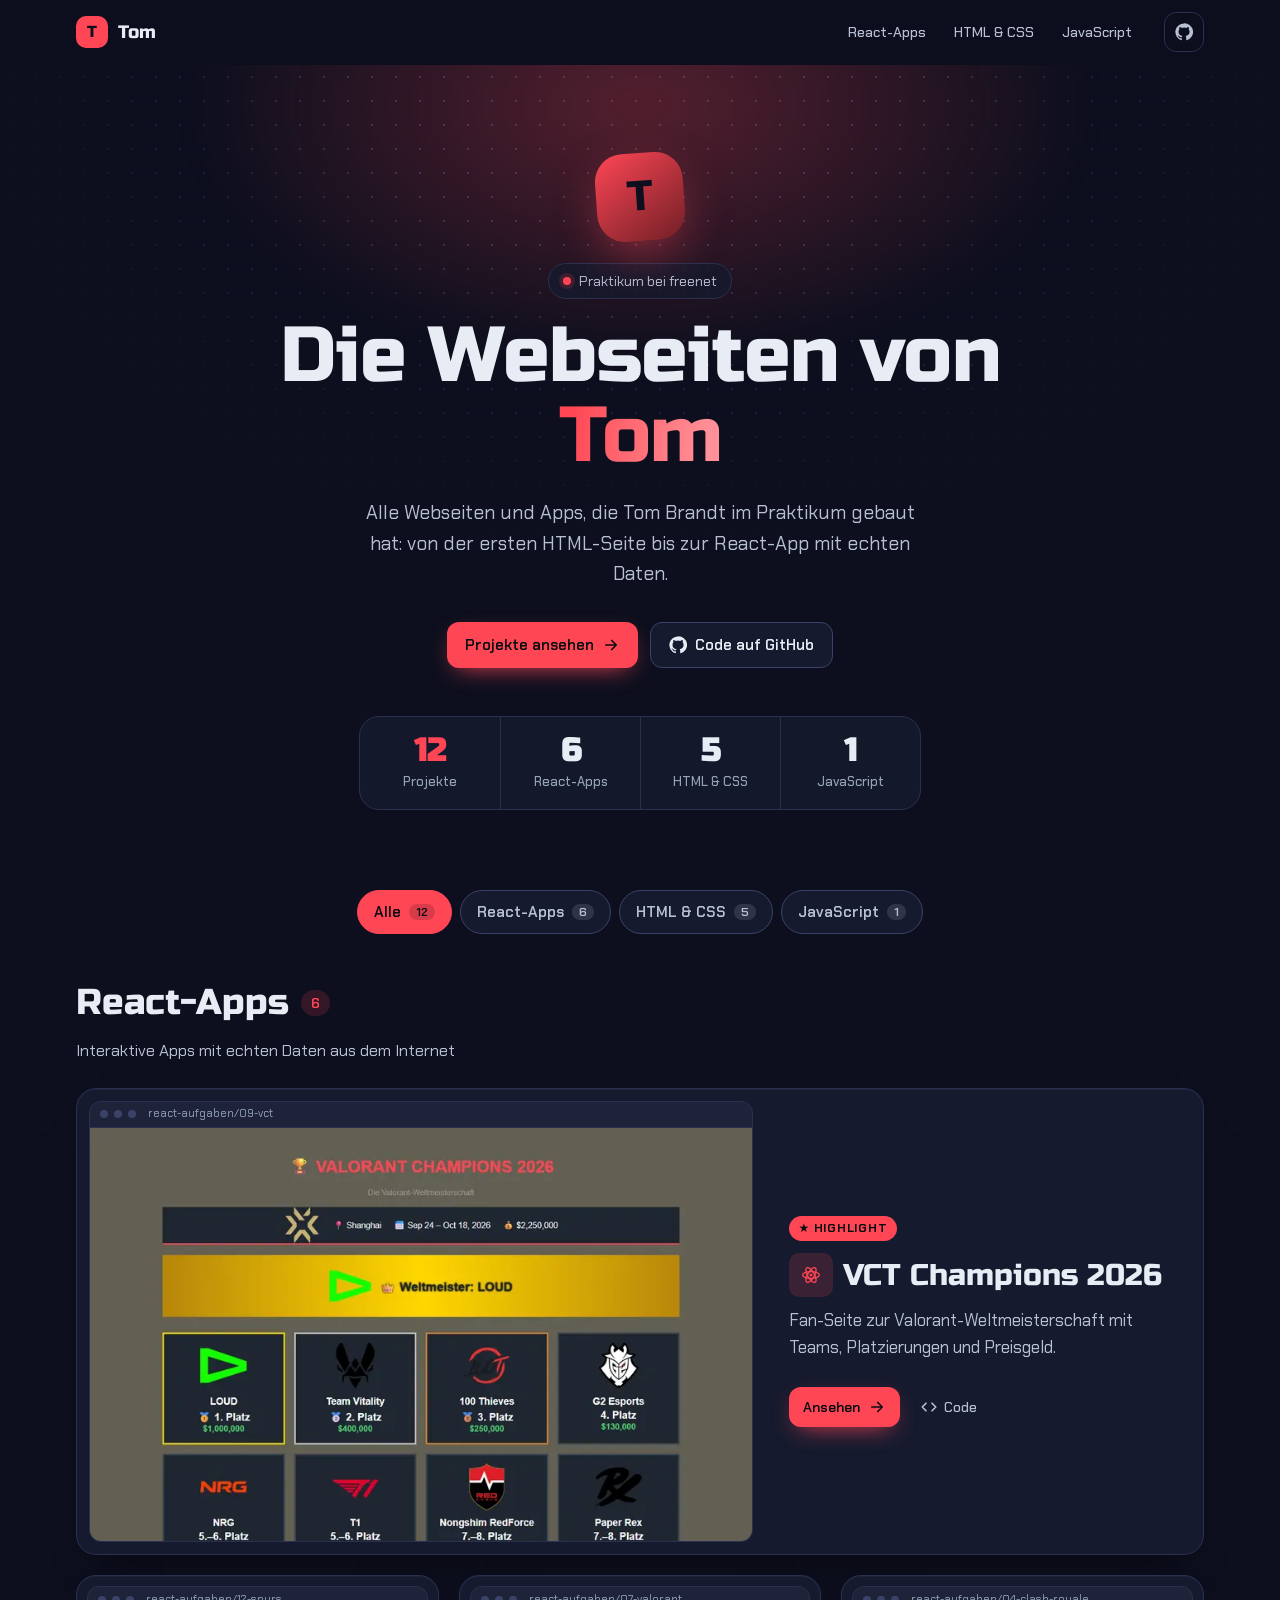
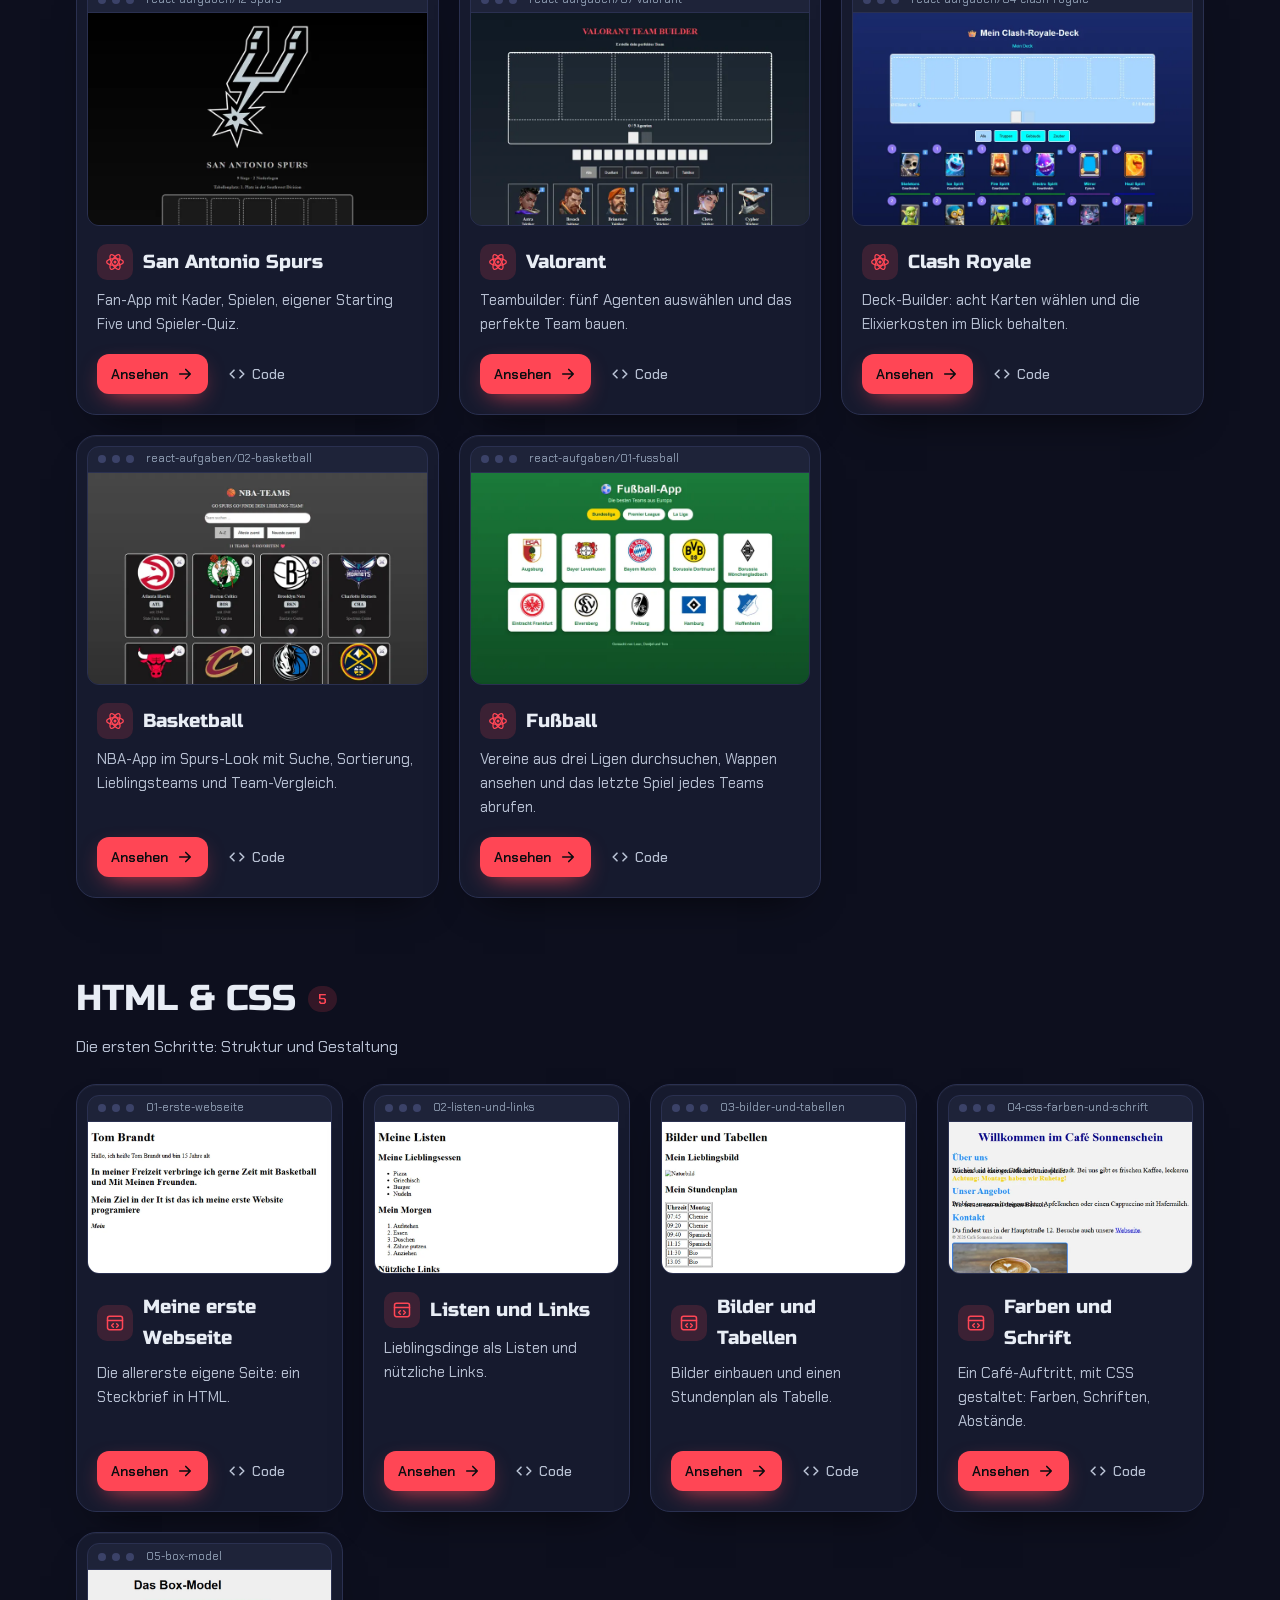
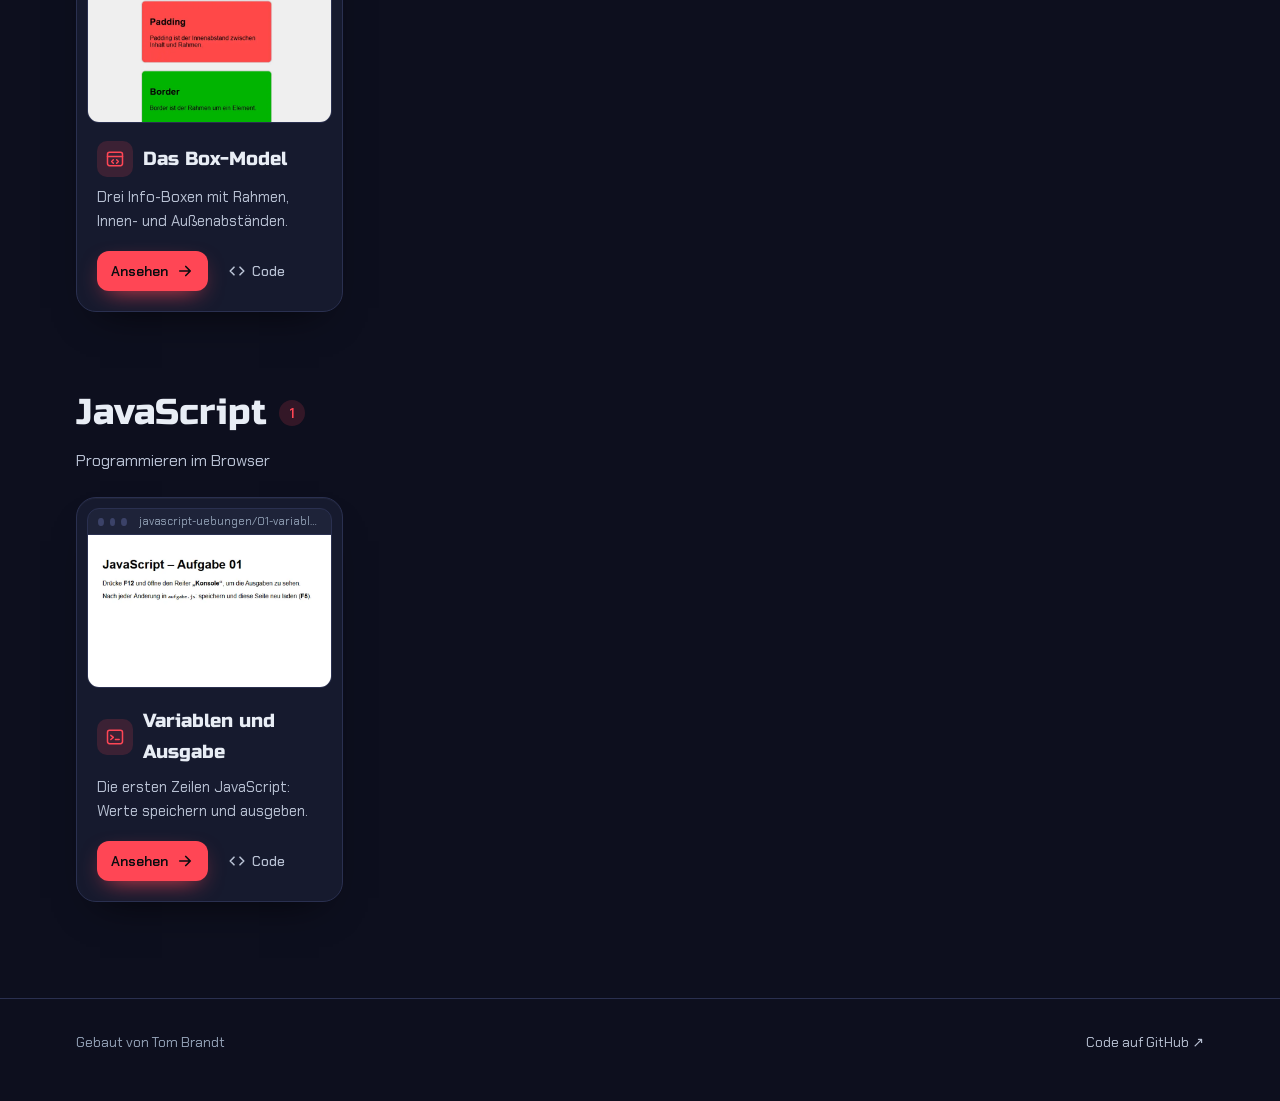
<file: index.html>
<!DOCTYPE html>
<html lang="de">
<head>
    <meta charset="UTF-8">
    <meta name="viewport" content="width=device-width, initial-scale=1.0">
    <title>Toms Webseiten</title>
    <meta name="description" content="Alle Webseiten und Apps, die Tom Brandt im Praktikum gebaut hat.">
    <meta name="theme-color" content="#0d0f1e">
    <meta property="og:title" content="Die Webseiten von Tom">
    <meta property="og:description" content="12 Projekte aus dem Praktikum: von der ersten HTML-Seite bis zur React-App.">
    <meta property="og:image" content="https://iandraws-freenet.github.io/Webseiten-Tom-Brandt/vorschau/09-vct.webp">
    <link rel="icon" href="data:image/svg+xml,<svg xmlns=%22http://www.w3.org/2000/svg%22 viewBox=%220 0 100 100%22><rect width=%22100%22 height=%22100%22 rx=%2224%22 fill=%22%23ff4655%22/><text x=%2250%22 y=%2268%22 font-size=%2256%22 font-family=%22Arial%22 font-weight=%22700%22 text-anchor=%22middle%22 fill=%22%230d0f1e%22>T</text></svg>">
    <link rel="preconnect" href="https://fonts.googleapis.com">
    <link rel="preconnect" href="https://fonts.gstatic.com" crossorigin>
    <link href="https://fonts.googleapis.com/css2?family=Chakra+Petch:wght@400;500;600;700&family=Russo+One&display=swap" rel="stylesheet">
    <style>
        :root {
            --akzent: #ff4655;
            --akzent-weich: color-mix(in srgb, var(--akzent) 16%, transparent);
            --akzent-hell: color-mix(in srgb, var(--akzent) 60%, white);
            --hintergrund: #0d0f1e;
            --flaeche: #161a2e;
            --flaeche2: #1e2339;
            --rand: #2a3050;
            --rand-hell: #3b4268;
            --text: #e8edf5;
            --text2: #b8c1d3;
            --text3: #94a3b8;
            --radius: 20px;
            --schatten: 0 1px 0 rgba(255,255,255,0.04) inset, 0 20px 40px -24px rgba(0,0,0,0.8);
            --titel-font: "Russo One", "Chakra Petch", system-ui, sans-serif;
        }

        * { box-sizing: border-box; }

        html { scroll-behavior: smooth; scroll-padding-top: 84px; }

        body {
            margin: 0;
            background: var(--hintergrund);
            color: var(--text);
            font: 16px/1.6 "Chakra Petch", system-ui, -apple-system, "Segoe UI", Roboto, Arial, sans-serif;
            -webkit-font-smoothing: antialiased;
        }

        a { color: inherit; }
        img { display: block; max-width: 100%; }

        :focus-visible {
            outline: 3px solid var(--akzent);
            outline-offset: 3px;
            border-radius: 8px;
        }

        .huelle {
            max-width: 1160px;
            margin: 0 auto;
            padding: 0 16px;
        }

        /* ---------- Navigation ---------- */
        .nav {
            position: sticky;
            top: 0;
            z-index: 10;
            background: color-mix(in srgb, var(--hintergrund) 78%, transparent);
            backdrop-filter: blur(14px);
            -webkit-backdrop-filter: blur(14px);
            border-bottom: 1px solid transparent;
            transition: border-color 0.2s;
        }

        .nav.gescrollt { border-bottom-color: var(--rand); }

        .nav .huelle {
            display: flex;
            align-items: center;
            gap: 20px;
            height: 64px;
        }

        .marke {
            display: flex;
            align-items: center;
            gap: 10px;
            font-family: var(--titel-font);
            font-weight: 400;
            font-size: 18px;
            text-decoration: none;
            white-space: nowrap;
        }

        .marke-logo {
            display: grid;
            place-items: center;
            width: 32px;
            height: 32px;
            border-radius: 10px;
            background: var(--akzent);
            color: var(--hintergrund);
            font-size: 16px;
        }

        .nav-links {
            display: flex;
            gap: 4px;
            margin-left: auto;
            overflow-x: auto;
            scrollbar-width: none;
        }

        .nav-links a {
            padding: 8px 12px;
            border-radius: 10px;
            color: var(--text2);
            font-size: 14px;
            font-weight: 500;
            text-decoration: none;
            white-space: nowrap;
            transition: color 0.15s, background 0.15s;
        }

        .nav-links a:hover,
        .nav-links a.aktiv { color: var(--text); background: var(--flaeche2); }

        .nav-github {
            display: inline-flex;
            align-items: center;
            justify-content: center;
            width: 40px;
            height: 40px;
            flex-shrink: 0;
            border: 1px solid var(--rand);
            border-radius: 12px;
            color: var(--text2);
            transition: color 0.15s, border-color 0.15s;
        }

        .nav-github:hover { color: var(--text); border-color: var(--rand-hell); }

        /* ---------- Kopfbereich ---------- */
        .hero {
            position: relative;
            overflow: hidden;
            padding: 88px 0 72px;
        }

        .hero::before {
            content: "";
            position: absolute;
            inset: 0;
            background-image: radial-gradient(var(--rand) 1px, transparent 1px);
            background-size: 24px 24px;
            mask-image: radial-gradient(ellipse 70% 80% at 50% 0%, #000 30%, transparent 75%);
            -webkit-mask-image: radial-gradient(ellipse 70% 80% at 50% 0%, #000 30%, transparent 75%);
        }

        .hero::after {
            content: "";
            position: absolute;
            left: 50%;
            top: -220px;
            width: 900px;
            height: 520px;
            transform: translateX(-50%);
            background: radial-gradient(closest-side, color-mix(in srgb, var(--akzent) 30%, transparent), transparent);
            filter: blur(20px);
            pointer-events: none;
        }

        .hero .huelle {
            position: relative;
            z-index: 1;
            text-align: center;
        }

        .avatar {
            display: grid;
            place-items: center;
            width: 88px;
            height: 88px;
            margin: 0 auto 22px;
            border-radius: 28px;
            background: linear-gradient(145deg, var(--akzent), color-mix(in srgb, var(--akzent) 45%, #000));
            color: var(--hintergrund);
            font-family: var(--titel-font);
            font-size: 42px;
            font-weight: 400;
            box-shadow: 0 18px 50px -12px color-mix(in srgb, var(--akzent) 60%, transparent);
            transform: rotate(-4deg);
        }

        .pille {
            display: inline-flex;
            align-items: center;
            gap: 8px;
            margin: 0 0 18px;
            padding: 6px 14px;
            border: 1px solid var(--rand);
            border-radius: 999px;
            background: color-mix(in srgb, var(--flaeche) 80%, transparent);
            color: var(--text2);
            font-size: 14px;
        }

        .pille .punkt {
            width: 8px;
            height: 8px;
            border-radius: 50%;
            background: var(--akzent);
            box-shadow: 0 0 0 4px var(--akzent-weich);
        }

        h1 {
            margin: 0 auto;
            max-width: 820px;
            font-family: var(--titel-font);
            font-size: clamp(40px, 8vw, 78px);
            font-weight: 400;
            line-height: 1.02;
            letter-spacing: -0.01em;
        }

        h1 span {
            background: linear-gradient(100deg, var(--akzent) 10%, var(--akzent-hell) 90%);
            -webkit-background-clip: text;
            background-clip: text;
            color: transparent;
        }

        .intro {
            max-width: 580px;
            margin: 22px auto 0;
            color: var(--text2);
            font-size: clamp(17px, 2.2vw, 19px);
        }

        .hero-knoepfe {
            display: flex;
            justify-content: center;
            flex-wrap: wrap;
            gap: 12px;
            margin-top: 32px;
        }

        .zahlen {
            display: inline-flex;
            flex-wrap: wrap;
            justify-content: center;
            margin-top: 48px;
            border: 1px solid var(--rand);
            border-radius: var(--radius);
            background: color-mix(in srgb, var(--flaeche) 85%, transparent);
            overflow: hidden;
        }

        .zahl {
            min-width: 140px;
            padding: 16px 24px;
            text-align: center;
        }

        .zahl + .zahl { border-left: 1px solid var(--rand); }

        .zahl strong {
            display: block;
            font-family: var(--titel-font);
            font-size: 32px;
            line-height: 1.1;
            color: var(--text);
        }

        .zahl:first-child strong { color: var(--akzent); }

        .zahl span { color: var(--text3); font-size: 13px; font-weight: 500; }

        /* ---------- Knöpfe ---------- */
        .knopf,
        .knopf-zweit {
            display: inline-flex;
            align-items: center;
            gap: 8px;
            min-height: 44px;
            padding: 10px 18px;
            border-radius: 12px;
            font-weight: 600;
            font-size: 15px;
            text-decoration: none;
            transition: transform 0.15s, background 0.15s, border-color 0.15s, box-shadow 0.15s;
        }

        .knopf {
            background: var(--akzent);
            color: #0b0d10;
            box-shadow: 0 8px 24px -10px var(--akzent);
        }

        .knopf:hover { background: var(--akzent-hell); transform: translateY(-1px); }
        .knopf svg { transition: transform 0.15s; }
        .knopf:hover svg { transform: translateX(3px); }

        .knopf-zweit {
            border: 1px solid var(--rand-hell);
            background: var(--flaeche);
            color: var(--text);
        }

        .knopf-zweit:hover { border-color: var(--text3); transform: translateY(-1px); }

        /* ---------- Abschnitte ---------- */
        .abschnitt { margin-top: 72px; }
        .filter + .abschnitt { margin-top: 40px; }

        .abschnitt-kopf { margin-bottom: 24px; }

        .abschnitt-kopf h2 {
            display: flex;
            align-items: center;
            gap: 12px;
            margin: 0;
            font-family: var(--titel-font);
            font-size: clamp(28px, 4vw, 36px);
            font-weight: 400;
            letter-spacing: 0;
        }

        .anzahl {
            padding: 2px 10px;
            border-radius: 999px;
            background: var(--akzent-weich);
            color: var(--akzent);
            font-family: "Chakra Petch", sans-serif;
            font-size: 14px;
            font-weight: 600;
        }

        .abschnitt-kopf p { margin: 6px 0 0; color: var(--text2); }

        /* ---------- Karten ---------- */
        .karten {
            display: grid;
            grid-template-columns: repeat(auto-fill, minmax(260px, 1fr));
            gap: 20px;
        }

        .karten-gross { grid-template-columns: repeat(auto-fill, minmax(340px, 1fr)); }

        .karte {
            display: flex;
            flex-direction: column;
            background: var(--flaeche);
            border: 1px solid var(--rand);
            border-radius: var(--radius);
            box-shadow: var(--schatten);
            overflow: hidden;
            transition: transform 0.25s cubic-bezier(.2,.7,.3,1), border-color 0.25s;
        }

        .karte:hover {
            transform: translateY(-6px);
            border-color: color-mix(in srgb, var(--akzent) 55%, var(--rand));
        }

        .vorschau {
            display: block;
            text-decoration: none;
            margin: 10px 10px 0;
            border: 1px solid var(--rand);
            border-radius: 12px;
            background: var(--flaeche2);
            overflow: hidden;
        }

        .browser-leiste {
            display: flex;
            align-items: center;
            gap: 6px;
            height: 26px;
            padding: 0 10px;
            border-bottom: 1px solid var(--rand);
            color: var(--text3);
            font-size: 11px;
        }

        .browser-leiste i {
            width: 8px;
            height: 8px;
            border-radius: 50%;
            background: var(--rand-hell);
        }

        .browser-leiste span {
            margin-left: 6px;
            overflow: hidden;
            text-overflow: ellipsis;
            white-space: nowrap;
        }

        .vorschau img {
            width: 100%;
            height: auto;
            aspect-ratio: 16 / 10;
            object-fit: cover;
            object-position: top;
            transition: transform 0.5s cubic-bezier(.2,.7,.3,1);
        }

        .karte:hover .vorschau img { transform: scale(1.04); }

        .karte-text {
            display: flex;
            flex: 1;
            flex-direction: column;
            padding: 18px 20px 20px;
        }

        .karte-titel {
            display: flex;
            align-items: center;
            gap: 10px;
            margin-bottom: 8px;
        }

        .kat-icon {
            display: grid;
            place-items: center;
            flex-shrink: 0;
            width: 36px;
            height: 36px;
            border-radius: 10px;
            background: var(--akzent-weich);
            color: var(--akzent);
        }

        /* ---------- Highlight-Karte (Portfolio-Grid: Bilder zuerst) ---------- */
        .highlight-label {
            align-self: flex-start;
            margin-bottom: 10px;
            padding: 3px 10px;
            border-radius: 999px;
            background: var(--akzent);
            color: #0b0d10;
            font-size: 12px;
            font-weight: 700;
            letter-spacing: 0.06em;
            text-transform: uppercase;
        }

        @media (min-width: 900px) {
            .karte.highlight {
                grid-column: 1 / -1;
                display: grid;
                grid-template-columns: 1.5fr 1fr;
                align-items: stretch;
            }
            .karte.highlight .vorschau { margin: 12px 0 12px 12px; }
            .karte.highlight .karte-text { justify-content: center; padding: 32px 36px; }
            .karte.highlight h3 { font-size: 30px; }
            .karte.highlight p { flex: 0; font-size: 17px; margin-bottom: 26px; }
            .karte.highlight .kat-icon { width: 44px; height: 44px; }
        }

        /* ---------- Filter nach Kategorie ---------- */
        .filter {
            display: flex;
            flex-wrap: wrap;
            justify-content: center;
            gap: 8px;
            margin: 8px 0 0;
        }

        .filter button {
            display: inline-flex;
            align-items: center;
            gap: 8px;
            min-height: 44px;
            padding: 8px 16px;
            border: 1px solid var(--rand-hell);
            border-radius: 999px;
            background: var(--flaeche);
            color: var(--text2);
            font: 600 15px/1 "Chakra Petch", system-ui, sans-serif;
            cursor: pointer;
            transition: color 0.18s, background 0.18s, border-color 0.18s;
        }

        .filter button:hover { color: var(--text); border-color: var(--text3); }

        .filter button[aria-pressed="true"] {
            background: var(--akzent);
            border-color: var(--akzent);
            color: #0b0d10;
        }

        .filter button span {
            padding: 2px 7px;
            border-radius: 999px;
            background: color-mix(in srgb, currentColor 16%, transparent);
            font-size: 12px;
        }

        .abschnitt[hidden] { display: none; }

        .karte h3 {
            margin: 0;
            font-family: var(--titel-font);
            font-size: 19px;
            font-weight: 400;
            letter-spacing: 0;
        }

        .chip {
            margin-left: auto;
            padding: 3px 9px;
            border: 1px solid var(--rand);
            border-radius: 999px;
            color: var(--text3);
            font-size: 12px;
            font-weight: 500;
            white-space: nowrap;
        }

        .karte p {
            flex: 1;
            margin: 0 0 18px;
            color: var(--text2);
            font-size: 15px;
        }

        .karte-links {
            display: flex;
            align-items: center;
            gap: 16px;
        }

        .karte .knopf { min-height: 40px; padding: 8px 14px; font-size: 14px; }

        .code {
            display: inline-flex;
            align-items: center;
            gap: 6px;
            padding: 8px 4px;
            color: var(--text2);
            font-size: 14px;
            font-weight: 500;
            text-decoration: none;
        }

        .code:hover { color: var(--text); }

        /* ---------- Fußzeile ---------- */
        footer {
            margin-top: 96px;
            padding: 32px 0 48px;
            border-top: 1px solid var(--rand);
            color: var(--text3);
            font-size: 14px;
        }

        footer .huelle {
            display: flex;
            flex-wrap: wrap;
            justify-content: space-between;
            gap: 12px;
        }

        footer a { color: var(--text2); text-decoration: none; }
        footer a:hover { color: var(--text); }

        /* ---------- Einblenden beim Scrollen ---------- */
        .js .einblenden {
            opacity: 0;
            transform: translateY(16px) scale(0.96);
            transition: opacity 0.4s ease, transform 0.4s cubic-bezier(.34,1.4,.64,1);
            transition-delay: calc(min(var(--i, 0), 5) * 60ms);
        }

        .js .einblenden.sichtbar { opacity: 1; transform: none; }

        @media (prefers-reduced-motion: reduce) {
            html { scroll-behavior: auto; }
            *, *::before, *::after { transition: none !important; animation: none !important; }
            .js .einblenden { opacity: 1; transform: none; }
        }

        /* ---------- Handy ---------- */
        @media (max-width: 640px) {
            .nav-links { display: none; }
            .nav-github { margin-left: auto; }
            .hero { padding: 56px 0 48px; }
            .avatar { width: 72px; height: 72px; font-size: 34px; border-radius: 22px; }
            .zahlen { display: grid; grid-template-columns: 1fr 1fr; width: 100%; }
            .zahl { min-width: 0; padding: 14px 10px; }
            .zahl + .zahl { border-left: 0; }
            .zahl:nth-child(even) { border-left: 1px solid var(--rand); }
            .zahl:nth-child(n+3) { border-top: 1px solid var(--rand); }
            .karten, .karten-gross { grid-template-columns: 1fr; }
            .abschnitt { margin-top: 56px; }
        }
    </style>
</head>
<body>
    <script>document.documentElement.classList.add("js");</script>

    <nav class="nav" aria-label="Hauptnavigation">
        <div class="huelle">
            <a class="marke" href="#top"><span class="marke-logo">T</span>Tom</a>
            <div class="nav-links">
                <a href="#react">React-Apps</a>
                <a href="#html-css">HTML & CSS</a>
                <a href="#javascript">JavaScript</a>
            </div>
            <a class="nav-github" href="https://github.com/Iandraws-freenet/Webseiten-Tom-Brandt" target="_blank" rel="noopener" aria-label="Code auf GitHub"><svg viewBox="0 0 24 24" width="18" height="18" aria-hidden="true"><path fill="currentColor" d="M12 .5a11.5 11.5 0 0 0-3.64 22.41c.58.1.79-.25.79-.56v-2c-3.2.7-3.88-1.37-3.88-1.37-.53-1.33-1.28-1.69-1.28-1.69-1.05-.71.08-.7.08-.7 1.16.08 1.77 1.19 1.77 1.19 1.03 1.77 2.71 1.26 3.37.96.1-.75.4-1.26.73-1.55-2.56-.29-5.25-1.28-5.25-5.69 0-1.26.45-2.29 1.19-3.1-.12-.29-.52-1.46.11-3.05 0 0 .97-.31 3.17 1.18a11 11 0 0 1 5.77 0c2.2-1.49 3.17-1.18 3.17-1.18.63 1.59.23 2.76.11 3.05.74.81 1.19 1.84 1.19 3.1 0 4.42-2.7 5.39-5.27 5.68.41.36.78 1.06.78 2.14v3.17c0 .31.21.67.8.56A11.5 11.5 0 0 0 12 .5z"/></svg></a>
        </div>
    </nav>

    <header class="hero" id="top">
        <div class="huelle">
            <div class="avatar" aria-hidden="true">T</div>
            <p class="pille"><span class="punkt"></span>Praktikum bei freenet</p>
            <h1>Die Webseiten von <span>Tom</span></h1>
            <p class="intro">Alle Webseiten und Apps, die Tom Brandt im Praktikum gebaut hat: von der ersten HTML-Seite bis zur React-App mit echten Daten.</p>
            <div class="hero-knoepfe">
                <a class="knopf" href="#react">Projekte ansehen <svg viewBox="0 0 24 24" width="18" height="18" aria-hidden="true"><path d="M5 12h14M13 6l6 6-6 6" fill="none" stroke="currentColor" stroke-width="2.2" stroke-linecap="round" stroke-linejoin="round"/></svg></a>
                <a class="knopf-zweit" href="https://github.com/Iandraws-freenet/Webseiten-Tom-Brandt" target="_blank" rel="noopener"><svg viewBox="0 0 24 24" width="18" height="18" aria-hidden="true"><path fill="currentColor" d="M12 .5a11.5 11.5 0 0 0-3.64 22.41c.58.1.79-.25.79-.56v-2c-3.2.7-3.88-1.37-3.88-1.37-.53-1.33-1.28-1.69-1.28-1.69-1.05-.71.08-.7.08-.7 1.16.08 1.77 1.19 1.77 1.19 1.03 1.77 2.71 1.26 3.37.96.1-.75.4-1.26.73-1.55-2.56-.29-5.25-1.28-5.25-5.69 0-1.26.45-2.29 1.19-3.1-.12-.29-.52-1.46.11-3.05 0 0 .97-.31 3.17 1.18a11 11 0 0 1 5.77 0c2.2-1.49 3.17-1.18 3.17-1.18.63 1.59.23 2.76.11 3.05.74.81 1.19 1.84 1.19 3.1 0 4.42-2.7 5.39-5.27 5.68.41.36.78 1.06.78 2.14v3.17c0 .31.21.67.8.56A11.5 11.5 0 0 0 12 .5z"/></svg> Code auf GitHub</a>
            </div>
            <div class="zahlen">
                <div class="zahl"><strong>12</strong><span>Projekte</span></div>
                <div class="zahl"><strong>6</strong><span>React-Apps</span></div>
                <div class="zahl"><strong>5</strong><span>HTML & CSS</span></div>
                <div class="zahl"><strong>1</strong><span>JavaScript</span></div>
            </div>
        </div>
    </header>

    <main class="huelle">
        <div class="filter" role="group" aria-label="Projekte filtern">
            <button type="button" data-filter="alle" aria-pressed="true">Alle <span>12</span></button>
            <button type="button" data-filter="react" aria-pressed="false">React-Apps <span>6</span></button>
            <button type="button" data-filter="html-css" aria-pressed="false">HTML & CSS <span>5</span></button>
            <button type="button" data-filter="javascript" aria-pressed="false">JavaScript <span>1</span></button>
        </div>

        <section id="react" class="abschnitt" data-kategorie="react">
            <div class="abschnitt-kopf">
                <h2>React-Apps <span class="anzahl">6</span></h2>
                <p>Interaktive Apps mit echten Daten aus dem Internet</p>
            </div>
            <div class="karten karten-gross">
                <article class="karte highlight" style="--i:0">
                    <a class="vorschau" href="react-aufgaben/09-vct/" aria-label="VCT Champions 2026 öffnen">
                        <span class="browser-leiste" aria-hidden="true"><i></i><i></i><i></i><span>react-aufgaben/09-vct</span></span>
                        <img src="vorschau/09-vct.webp" alt="Vorschau: VCT Champions 2026" width="800" height="500" fetchpriority="high" decoding="async">
                    </a>
                    <div class="karte-text">
                        <span class="highlight-label">★ Highlight</span>
                        <div class="karte-titel">
                            <span class="kat-icon" title="React"><svg viewBox="0 0 24 24" width="20" height="20" aria-hidden="true"><g fill="none" stroke="currentColor" stroke-width="1.6"><ellipse cx="12" cy="12" rx="10" ry="4"/><ellipse cx="12" cy="12" rx="10" ry="4" transform="rotate(60 12 12)"/><ellipse cx="12" cy="12" rx="10" ry="4" transform="rotate(120 12 12)"/></g><circle cx="12" cy="12" r="1.8" fill="currentColor"/></svg></span>
                            <h3>VCT Champions 2026</h3>
                        </div>
                        <p>Fan-Seite zur Valorant-Weltmeisterschaft mit Teams, Platzierungen und Preisgeld.</p>
                        <div class="karte-links">
                            <a class="knopf" href="react-aufgaben/09-vct/">Ansehen <svg viewBox="0 0 24 24" width="18" height="18" aria-hidden="true"><path d="M5 12h14M13 6l6 6-6 6" fill="none" stroke="currentColor" stroke-width="2.2" stroke-linecap="round" stroke-linejoin="round"/></svg></a>
                            <a class="code" href="https://github.com/Iandraws-freenet/Webseiten-Tom-Brandt/tree/main/react-aufgaben/09-vct" target="_blank" rel="noopener"><svg viewBox="0 0 24 24" width="18" height="18" aria-hidden="true"><path d="M8 7l-5 5 5 5M16 7l5 5-5 5" fill="none" stroke="currentColor" stroke-width="2.2" stroke-linecap="round" stroke-linejoin="round"/></svg> Code</a>
                        </div>
                    </div>
                </article>
                <article class="karte" style="--i:1">
                    <a class="vorschau" href="react-aufgaben/12-spurs/" aria-label="San Antonio Spurs öffnen">
                        <span class="browser-leiste" aria-hidden="true"><i></i><i></i><i></i><span>react-aufgaben/12-spurs</span></span>
                        <img src="vorschau/12-spurs.webp" alt="Vorschau: San Antonio Spurs" width="800" height="500" loading="lazy" decoding="async">
                    </a>
                    <div class="karte-text">
                        
                        <div class="karte-titel">
                            <span class="kat-icon" title="React"><svg viewBox="0 0 24 24" width="20" height="20" aria-hidden="true"><g fill="none" stroke="currentColor" stroke-width="1.6"><ellipse cx="12" cy="12" rx="10" ry="4"/><ellipse cx="12" cy="12" rx="10" ry="4" transform="rotate(60 12 12)"/><ellipse cx="12" cy="12" rx="10" ry="4" transform="rotate(120 12 12)"/></g><circle cx="12" cy="12" r="1.8" fill="currentColor"/></svg></span>
                            <h3>San Antonio Spurs</h3>
                        </div>
                        <p>Fan-App mit Kader, Spielen, eigener Starting Five und Spieler-Quiz.</p>
                        <div class="karte-links">
                            <a class="knopf" href="react-aufgaben/12-spurs/">Ansehen <svg viewBox="0 0 24 24" width="18" height="18" aria-hidden="true"><path d="M5 12h14M13 6l6 6-6 6" fill="none" stroke="currentColor" stroke-width="2.2" stroke-linecap="round" stroke-linejoin="round"/></svg></a>
                            <a class="code" href="https://github.com/Iandraws-freenet/Webseiten-Tom-Brandt/tree/main/react-aufgaben/12-spurs" target="_blank" rel="noopener"><svg viewBox="0 0 24 24" width="18" height="18" aria-hidden="true"><path d="M8 7l-5 5 5 5M16 7l5 5-5 5" fill="none" stroke="currentColor" stroke-width="2.2" stroke-linecap="round" stroke-linejoin="round"/></svg> Code</a>
                        </div>
                    </div>
                </article>
                <article class="karte" style="--i:2">
                    <a class="vorschau" href="react-aufgaben/07-valorant/" aria-label="Valorant öffnen">
                        <span class="browser-leiste" aria-hidden="true"><i></i><i></i><i></i><span>react-aufgaben/07-valorant</span></span>
                        <img src="vorschau/07-valorant.webp" alt="Vorschau: Valorant" width="800" height="500" loading="lazy" decoding="async">
                    </a>
                    <div class="karte-text">
                        
                        <div class="karte-titel">
                            <span class="kat-icon" title="React"><svg viewBox="0 0 24 24" width="20" height="20" aria-hidden="true"><g fill="none" stroke="currentColor" stroke-width="1.6"><ellipse cx="12" cy="12" rx="10" ry="4"/><ellipse cx="12" cy="12" rx="10" ry="4" transform="rotate(60 12 12)"/><ellipse cx="12" cy="12" rx="10" ry="4" transform="rotate(120 12 12)"/></g><circle cx="12" cy="12" r="1.8" fill="currentColor"/></svg></span>
                            <h3>Valorant</h3>
                        </div>
                        <p>Teambuilder: fünf Agenten auswählen und das perfekte Team bauen.</p>
                        <div class="karte-links">
                            <a class="knopf" href="react-aufgaben/07-valorant/">Ansehen <svg viewBox="0 0 24 24" width="18" height="18" aria-hidden="true"><path d="M5 12h14M13 6l6 6-6 6" fill="none" stroke="currentColor" stroke-width="2.2" stroke-linecap="round" stroke-linejoin="round"/></svg></a>
                            <a class="code" href="https://github.com/Iandraws-freenet/Webseiten-Tom-Brandt/tree/main/react-aufgaben/07-valorant" target="_blank" rel="noopener"><svg viewBox="0 0 24 24" width="18" height="18" aria-hidden="true"><path d="M8 7l-5 5 5 5M16 7l5 5-5 5" fill="none" stroke="currentColor" stroke-width="2.2" stroke-linecap="round" stroke-linejoin="round"/></svg> Code</a>
                        </div>
                    </div>
                </article>
                <article class="karte" style="--i:3">
                    <a class="vorschau" href="react-aufgaben/04-clash-royale/" aria-label="Clash Royale öffnen">
                        <span class="browser-leiste" aria-hidden="true"><i></i><i></i><i></i><span>react-aufgaben/04-clash-royale</span></span>
                        <img src="vorschau/04-clash-royale.webp" alt="Vorschau: Clash Royale" width="800" height="500" loading="lazy" decoding="async">
                    </a>
                    <div class="karte-text">
                        
                        <div class="karte-titel">
                            <span class="kat-icon" title="React"><svg viewBox="0 0 24 24" width="20" height="20" aria-hidden="true"><g fill="none" stroke="currentColor" stroke-width="1.6"><ellipse cx="12" cy="12" rx="10" ry="4"/><ellipse cx="12" cy="12" rx="10" ry="4" transform="rotate(60 12 12)"/><ellipse cx="12" cy="12" rx="10" ry="4" transform="rotate(120 12 12)"/></g><circle cx="12" cy="12" r="1.8" fill="currentColor"/></svg></span>
                            <h3>Clash Royale</h3>
                        </div>
                        <p>Deck-Builder: acht Karten wählen und die Elixierkosten im Blick behalten.</p>
                        <div class="karte-links">
                            <a class="knopf" href="react-aufgaben/04-clash-royale/">Ansehen <svg viewBox="0 0 24 24" width="18" height="18" aria-hidden="true"><path d="M5 12h14M13 6l6 6-6 6" fill="none" stroke="currentColor" stroke-width="2.2" stroke-linecap="round" stroke-linejoin="round"/></svg></a>
                            <a class="code" href="https://github.com/Iandraws-freenet/Webseiten-Tom-Brandt/tree/main/react-aufgaben/04-clash-royale" target="_blank" rel="noopener"><svg viewBox="0 0 24 24" width="18" height="18" aria-hidden="true"><path d="M8 7l-5 5 5 5M16 7l5 5-5 5" fill="none" stroke="currentColor" stroke-width="2.2" stroke-linecap="round" stroke-linejoin="round"/></svg> Code</a>
                        </div>
                    </div>
                </article>
                <article class="karte" style="--i:4">
                    <a class="vorschau" href="react-aufgaben/02-basketball/" aria-label="Basketball öffnen">
                        <span class="browser-leiste" aria-hidden="true"><i></i><i></i><i></i><span>react-aufgaben/02-basketball</span></span>
                        <img src="vorschau/02-basketball.webp" alt="Vorschau: Basketball" width="800" height="500" loading="lazy" decoding="async">
                    </a>
                    <div class="karte-text">
                        
                        <div class="karte-titel">
                            <span class="kat-icon" title="React"><svg viewBox="0 0 24 24" width="20" height="20" aria-hidden="true"><g fill="none" stroke="currentColor" stroke-width="1.6"><ellipse cx="12" cy="12" rx="10" ry="4"/><ellipse cx="12" cy="12" rx="10" ry="4" transform="rotate(60 12 12)"/><ellipse cx="12" cy="12" rx="10" ry="4" transform="rotate(120 12 12)"/></g><circle cx="12" cy="12" r="1.8" fill="currentColor"/></svg></span>
                            <h3>Basketball</h3>
                        </div>
                        <p>NBA-App im Spurs-Look mit Suche, Sortierung, Lieblingsteams und Team-Vergleich.</p>
                        <div class="karte-links">
                            <a class="knopf" href="react-aufgaben/02-basketball/">Ansehen <svg viewBox="0 0 24 24" width="18" height="18" aria-hidden="true"><path d="M5 12h14M13 6l6 6-6 6" fill="none" stroke="currentColor" stroke-width="2.2" stroke-linecap="round" stroke-linejoin="round"/></svg></a>
                            <a class="code" href="https://github.com/Iandraws-freenet/Webseiten-Tom-Brandt/tree/main/react-aufgaben/02-basketball" target="_blank" rel="noopener"><svg viewBox="0 0 24 24" width="18" height="18" aria-hidden="true"><path d="M8 7l-5 5 5 5M16 7l5 5-5 5" fill="none" stroke="currentColor" stroke-width="2.2" stroke-linecap="round" stroke-linejoin="round"/></svg> Code</a>
                        </div>
                    </div>
                </article>
                <article class="karte" style="--i:5">
                    <a class="vorschau" href="react-aufgaben/01-fussball/" aria-label="Fußball öffnen">
                        <span class="browser-leiste" aria-hidden="true"><i></i><i></i><i></i><span>react-aufgaben/01-fussball</span></span>
                        <img src="vorschau/01-fussball.webp" alt="Vorschau: Fußball" width="800" height="500" loading="lazy" decoding="async">
                    </a>
                    <div class="karte-text">
                        
                        <div class="karte-titel">
                            <span class="kat-icon" title="React"><svg viewBox="0 0 24 24" width="20" height="20" aria-hidden="true"><g fill="none" stroke="currentColor" stroke-width="1.6"><ellipse cx="12" cy="12" rx="10" ry="4"/><ellipse cx="12" cy="12" rx="10" ry="4" transform="rotate(60 12 12)"/><ellipse cx="12" cy="12" rx="10" ry="4" transform="rotate(120 12 12)"/></g><circle cx="12" cy="12" r="1.8" fill="currentColor"/></svg></span>
                            <h3>Fußball</h3>
                        </div>
                        <p>Vereine aus drei Ligen durchsuchen, Wappen ansehen und das letzte Spiel jedes Teams abrufen.</p>
                        <div class="karte-links">
                            <a class="knopf" href="react-aufgaben/01-fussball/">Ansehen <svg viewBox="0 0 24 24" width="18" height="18" aria-hidden="true"><path d="M5 12h14M13 6l6 6-6 6" fill="none" stroke="currentColor" stroke-width="2.2" stroke-linecap="round" stroke-linejoin="round"/></svg></a>
                            <a class="code" href="https://github.com/Iandraws-freenet/Webseiten-Tom-Brandt/tree/main/react-aufgaben/01-fussball" target="_blank" rel="noopener"><svg viewBox="0 0 24 24" width="18" height="18" aria-hidden="true"><path d="M8 7l-5 5 5 5M16 7l5 5-5 5" fill="none" stroke="currentColor" stroke-width="2.2" stroke-linecap="round" stroke-linejoin="round"/></svg> Code</a>
                        </div>
                    </div>
                </article>
            </div>
        </section>

        <section id="html-css" class="abschnitt" data-kategorie="html-css">
            <div class="abschnitt-kopf">
                <h2>HTML & CSS <span class="anzahl">5</span></h2>
                <p>Die ersten Schritte: Struktur und Gestaltung</p>
            </div>
            <div class="karten">
                <article class="karte" style="--i:0">
                    <a class="vorschau" href="01-erste-webseite/" aria-label="Meine erste Webseite öffnen">
                        <span class="browser-leiste" aria-hidden="true"><i></i><i></i><i></i><span>01-erste-webseite</span></span>
                        <img src="vorschau/01-erste-webseite.webp" alt="Vorschau: Meine erste Webseite" width="800" height="500" loading="lazy" decoding="async">
                    </a>
                    <div class="karte-text">
                        
                        <div class="karte-titel">
                            <span class="kat-icon" title="HTML & CSS"><svg viewBox="0 0 24 24" width="20" height="20" aria-hidden="true"><g fill="none" stroke="currentColor" stroke-width="1.8" stroke-linecap="round" stroke-linejoin="round"><rect x="3" y="4" width="18" height="16" rx="2.5"/><path d="M3 9h18M10 13l-2 2 2 2M14 13l2 2-2 2"/></g></svg></span>
                            <h3>Meine erste Webseite</h3>
                        </div>
                        <p>Die allererste eigene Seite: ein Steckbrief in HTML.</p>
                        <div class="karte-links">
                            <a class="knopf" href="01-erste-webseite/">Ansehen <svg viewBox="0 0 24 24" width="18" height="18" aria-hidden="true"><path d="M5 12h14M13 6l6 6-6 6" fill="none" stroke="currentColor" stroke-width="2.2" stroke-linecap="round" stroke-linejoin="round"/></svg></a>
                            <a class="code" href="https://github.com/Iandraws-freenet/Webseiten-Tom-Brandt/tree/main/01-erste-webseite" target="_blank" rel="noopener"><svg viewBox="0 0 24 24" width="18" height="18" aria-hidden="true"><path d="M8 7l-5 5 5 5M16 7l5 5-5 5" fill="none" stroke="currentColor" stroke-width="2.2" stroke-linecap="round" stroke-linejoin="round"/></svg> Code</a>
                        </div>
                    </div>
                </article>
                <article class="karte" style="--i:1">
                    <a class="vorschau" href="02-listen-und-links/" aria-label="Listen und Links öffnen">
                        <span class="browser-leiste" aria-hidden="true"><i></i><i></i><i></i><span>02-listen-und-links</span></span>
                        <img src="vorschau/02-listen-und-links.webp" alt="Vorschau: Listen und Links" width="800" height="500" loading="lazy" decoding="async">
                    </a>
                    <div class="karte-text">
                        
                        <div class="karte-titel">
                            <span class="kat-icon" title="HTML & CSS"><svg viewBox="0 0 24 24" width="20" height="20" aria-hidden="true"><g fill="none" stroke="currentColor" stroke-width="1.8" stroke-linecap="round" stroke-linejoin="round"><rect x="3" y="4" width="18" height="16" rx="2.5"/><path d="M3 9h18M10 13l-2 2 2 2M14 13l2 2-2 2"/></g></svg></span>
                            <h3>Listen und Links</h3>
                        </div>
                        <p>Lieblingsdinge als Listen und nützliche Links.</p>
                        <div class="karte-links">
                            <a class="knopf" href="02-listen-und-links/">Ansehen <svg viewBox="0 0 24 24" width="18" height="18" aria-hidden="true"><path d="M5 12h14M13 6l6 6-6 6" fill="none" stroke="currentColor" stroke-width="2.2" stroke-linecap="round" stroke-linejoin="round"/></svg></a>
                            <a class="code" href="https://github.com/Iandraws-freenet/Webseiten-Tom-Brandt/tree/main/02-listen-und-links" target="_blank" rel="noopener"><svg viewBox="0 0 24 24" width="18" height="18" aria-hidden="true"><path d="M8 7l-5 5 5 5M16 7l5 5-5 5" fill="none" stroke="currentColor" stroke-width="2.2" stroke-linecap="round" stroke-linejoin="round"/></svg> Code</a>
                        </div>
                    </div>
                </article>
                <article class="karte" style="--i:2">
                    <a class="vorschau" href="03-bilder-und-tabellen/" aria-label="Bilder und Tabellen öffnen">
                        <span class="browser-leiste" aria-hidden="true"><i></i><i></i><i></i><span>03-bilder-und-tabellen</span></span>
                        <img src="vorschau/03-bilder-und-tabellen.webp" alt="Vorschau: Bilder und Tabellen" width="800" height="500" loading="lazy" decoding="async">
                    </a>
                    <div class="karte-text">
                        
                        <div class="karte-titel">
                            <span class="kat-icon" title="HTML & CSS"><svg viewBox="0 0 24 24" width="20" height="20" aria-hidden="true"><g fill="none" stroke="currentColor" stroke-width="1.8" stroke-linecap="round" stroke-linejoin="round"><rect x="3" y="4" width="18" height="16" rx="2.5"/><path d="M3 9h18M10 13l-2 2 2 2M14 13l2 2-2 2"/></g></svg></span>
                            <h3>Bilder und Tabellen</h3>
                        </div>
                        <p>Bilder einbauen und einen Stundenplan als Tabelle.</p>
                        <div class="karte-links">
                            <a class="knopf" href="03-bilder-und-tabellen/">Ansehen <svg viewBox="0 0 24 24" width="18" height="18" aria-hidden="true"><path d="M5 12h14M13 6l6 6-6 6" fill="none" stroke="currentColor" stroke-width="2.2" stroke-linecap="round" stroke-linejoin="round"/></svg></a>
                            <a class="code" href="https://github.com/Iandraws-freenet/Webseiten-Tom-Brandt/tree/main/03-bilder-und-tabellen" target="_blank" rel="noopener"><svg viewBox="0 0 24 24" width="18" height="18" aria-hidden="true"><path d="M8 7l-5 5 5 5M16 7l5 5-5 5" fill="none" stroke="currentColor" stroke-width="2.2" stroke-linecap="round" stroke-linejoin="round"/></svg> Code</a>
                        </div>
                    </div>
                </article>
                <article class="karte" style="--i:3">
                    <a class="vorschau" href="04-css-farben-und-schrift/" aria-label="Farben und Schrift öffnen">
                        <span class="browser-leiste" aria-hidden="true"><i></i><i></i><i></i><span>04-css-farben-und-schrift</span></span>
                        <img src="vorschau/04-css-farben-und-schrift.webp" alt="Vorschau: Farben und Schrift" width="800" height="500" loading="lazy" decoding="async">
                    </a>
                    <div class="karte-text">
                        
                        <div class="karte-titel">
                            <span class="kat-icon" title="HTML & CSS"><svg viewBox="0 0 24 24" width="20" height="20" aria-hidden="true"><g fill="none" stroke="currentColor" stroke-width="1.8" stroke-linecap="round" stroke-linejoin="round"><rect x="3" y="4" width="18" height="16" rx="2.5"/><path d="M3 9h18M10 13l-2 2 2 2M14 13l2 2-2 2"/></g></svg></span>
                            <h3>Farben und Schrift</h3>
                        </div>
                        <p>Ein Café-Auftritt, mit CSS gestaltet: Farben, Schriften, Abstände.</p>
                        <div class="karte-links">
                            <a class="knopf" href="04-css-farben-und-schrift/">Ansehen <svg viewBox="0 0 24 24" width="18" height="18" aria-hidden="true"><path d="M5 12h14M13 6l6 6-6 6" fill="none" stroke="currentColor" stroke-width="2.2" stroke-linecap="round" stroke-linejoin="round"/></svg></a>
                            <a class="code" href="https://github.com/Iandraws-freenet/Webseiten-Tom-Brandt/tree/main/04-css-farben-und-schrift" target="_blank" rel="noopener"><svg viewBox="0 0 24 24" width="18" height="18" aria-hidden="true"><path d="M8 7l-5 5 5 5M16 7l5 5-5 5" fill="none" stroke="currentColor" stroke-width="2.2" stroke-linecap="round" stroke-linejoin="round"/></svg> Code</a>
                        </div>
                    </div>
                </article>
                <article class="karte" style="--i:4">
                    <a class="vorschau" href="05-box-model/" aria-label="Das Box-Model öffnen">
                        <span class="browser-leiste" aria-hidden="true"><i></i><i></i><i></i><span>05-box-model</span></span>
                        <img src="vorschau/05-box-model.webp" alt="Vorschau: Das Box-Model" width="800" height="500" loading="lazy" decoding="async">
                    </a>
                    <div class="karte-text">
                        
                        <div class="karte-titel">
                            <span class="kat-icon" title="HTML & CSS"><svg viewBox="0 0 24 24" width="20" height="20" aria-hidden="true"><g fill="none" stroke="currentColor" stroke-width="1.8" stroke-linecap="round" stroke-linejoin="round"><rect x="3" y="4" width="18" height="16" rx="2.5"/><path d="M3 9h18M10 13l-2 2 2 2M14 13l2 2-2 2"/></g></svg></span>
                            <h3>Das Box-Model</h3>
                        </div>
                        <p>Drei Info-Boxen mit Rahmen, Innen- und Außenabständen.</p>
                        <div class="karte-links">
                            <a class="knopf" href="05-box-model/">Ansehen <svg viewBox="0 0 24 24" width="18" height="18" aria-hidden="true"><path d="M5 12h14M13 6l6 6-6 6" fill="none" stroke="currentColor" stroke-width="2.2" stroke-linecap="round" stroke-linejoin="round"/></svg></a>
                            <a class="code" href="https://github.com/Iandraws-freenet/Webseiten-Tom-Brandt/tree/main/05-box-model" target="_blank" rel="noopener"><svg viewBox="0 0 24 24" width="18" height="18" aria-hidden="true"><path d="M8 7l-5 5 5 5M16 7l5 5-5 5" fill="none" stroke="currentColor" stroke-width="2.2" stroke-linecap="round" stroke-linejoin="round"/></svg> Code</a>
                        </div>
                    </div>
                </article>
            </div>
        </section>

        <section id="javascript" class="abschnitt" data-kategorie="javascript">
            <div class="abschnitt-kopf">
                <h2>JavaScript <span class="anzahl">1</span></h2>
                <p>Programmieren im Browser</p>
            </div>
            <div class="karten">
                <article class="karte" style="--i:0">
                    <a class="vorschau" href="javascript-uebungen/01-variablen-und-ausgabe/" aria-label="Variablen und Ausgabe öffnen">
                        <span class="browser-leiste" aria-hidden="true"><i></i><i></i><i></i><span>javascript-uebungen/01-variablen-und-ausgabe</span></span>
                        <img src="vorschau/01-variablen-und-ausgabe.webp" alt="Vorschau: Variablen und Ausgabe" width="800" height="500" loading="lazy" decoding="async">
                    </a>
                    <div class="karte-text">
                        
                        <div class="karte-titel">
                            <span class="kat-icon" title="JavaScript"><svg viewBox="0 0 24 24" width="20" height="20" aria-hidden="true"><g fill="none" stroke="currentColor" stroke-width="1.8" stroke-linecap="round" stroke-linejoin="round"><rect x="3" y="4" width="18" height="16" rx="2.5"/><path d="M7 10l3 2.5L7 15M12.5 15H17"/></g></svg></span>
                            <h3>Variablen und Ausgabe</h3>
                        </div>
                        <p>Die ersten Zeilen JavaScript: Werte speichern und ausgeben.</p>
                        <div class="karte-links">
                            <a class="knopf" href="javascript-uebungen/01-variablen-und-ausgabe/">Ansehen <svg viewBox="0 0 24 24" width="18" height="18" aria-hidden="true"><path d="M5 12h14M13 6l6 6-6 6" fill="none" stroke="currentColor" stroke-width="2.2" stroke-linecap="round" stroke-linejoin="round"/></svg></a>
                            <a class="code" href="https://github.com/Iandraws-freenet/Webseiten-Tom-Brandt/tree/main/javascript-uebungen/01-variablen-und-ausgabe" target="_blank" rel="noopener"><svg viewBox="0 0 24 24" width="18" height="18" aria-hidden="true"><path d="M8 7l-5 5 5 5M16 7l5 5-5 5" fill="none" stroke="currentColor" stroke-width="2.2" stroke-linecap="round" stroke-linejoin="round"/></svg> Code</a>
                        </div>
                    </div>
                </article>
            </div>
        </section>
    </main>

    <footer>
        <div class="huelle">
            <span>Gebaut von Tom Brandt</span>
            <a href="https://github.com/Iandraws-freenet/Webseiten-Tom-Brandt" target="_blank" rel="noopener">Code auf GitHub ↗</a>
        </div>
    </footer>

    <script>
        // Karten sanft einblenden, sobald sie ins Bild kommen
        const elemente = document.querySelectorAll(".karte, .abschnitt-kopf");
        elemente.forEach((el) => el.classList.add("einblenden"));
        if ("IntersectionObserver" in window) {
            const beobachter = new IntersectionObserver((eintraege) => {
                eintraege.forEach((e) => {
                    if (e.isIntersecting) { e.target.classList.add("sichtbar"); beobachter.unobserve(e.target); }
                });
            }, { rootMargin: "0px 0px -40px 0px" });
            elemente.forEach((el) => beobachter.observe(el));
        } else {
            elemente.forEach((el) => el.classList.add("sichtbar"));
        }

        // Filter: nur die gewählte Kategorie zeigen
        const knoepfe = document.querySelectorAll(".filter button");
        knoepfe.forEach((knopf) => knopf.addEventListener("click", () => {
            const wahl = knopf.dataset.filter;
            knoepfe.forEach((k) => k.setAttribute("aria-pressed", String(k === knopf)));
            document.querySelectorAll(".abschnitt").forEach((s) => {
                s.hidden = wahl !== "alle" && s.dataset.kategorie !== wahl;
            });
        }));
        // Sprung über die Navigation zeigt wieder alle Abschnitte
        document.querySelectorAll('a[href^="#"]').forEach((a) => a.addEventListener("click", () => {
            const alle = document.querySelector('.filter [data-filter="alle"]');
            if (alle && alle.getAttribute("aria-pressed") !== "true") alle.click();
        }));

        // Navigation: Rand beim Scrollen und aktiven Abschnitt markieren
        const nav = document.querySelector(".nav");
        const links = document.querySelectorAll(".nav-links a");
        function beimScrollen() {
            nav.classList.toggle("gescrollt", window.scrollY > 8);
            let aktiv = null;
            document.querySelectorAll(".abschnitt").forEach((s) => {
                if (s.getBoundingClientRect().top < 120) aktiv = s.id;
            });
            links.forEach((a) => a.classList.toggle("aktiv", a.getAttribute("href") === "#" + aktiv));
        }
        window.addEventListener("scroll", beimScrollen, { passive: true });
        beimScrollen();
    </script>
</body>
</html>
</file>
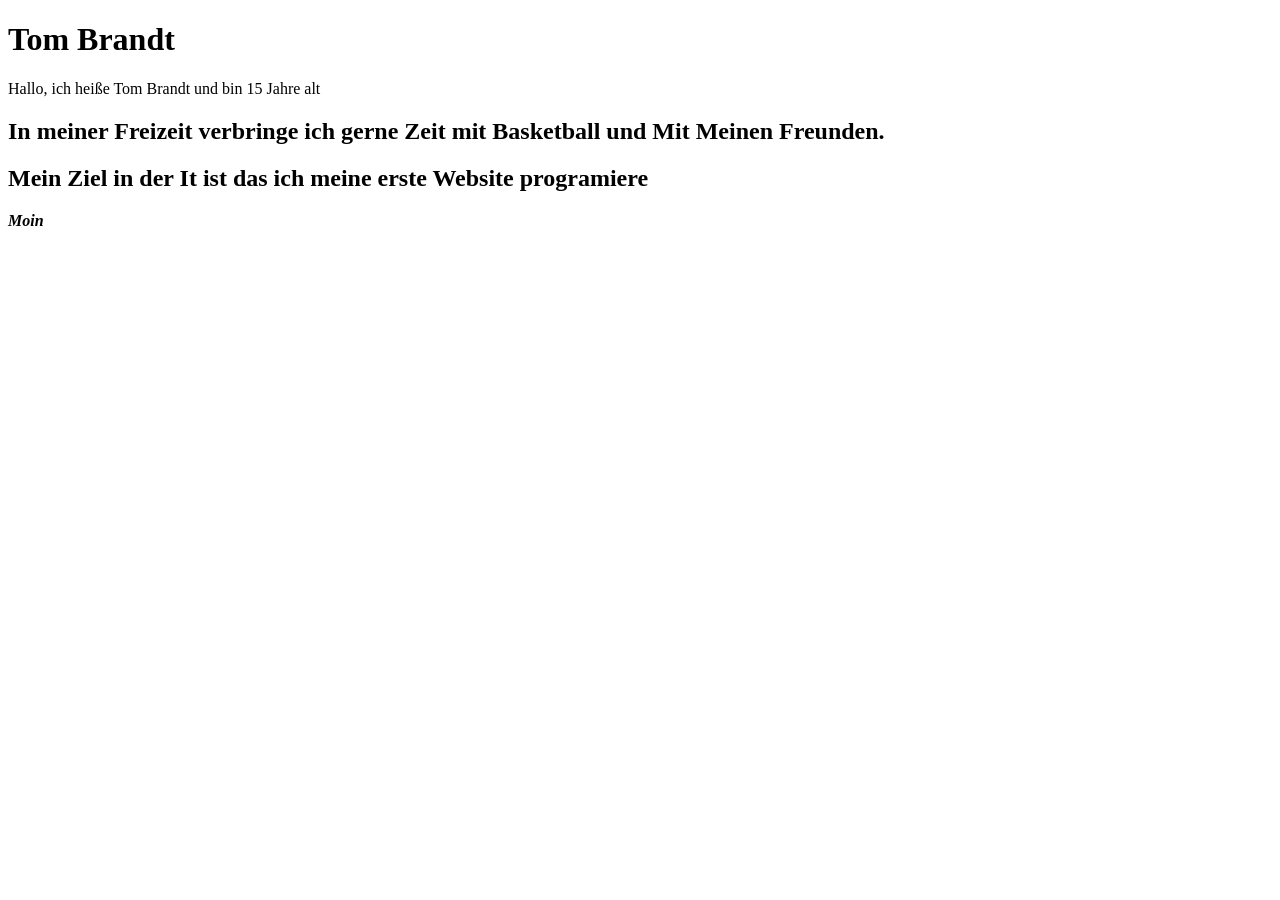
<file: 01-erste-webseite/index.html>
<!DOCTYPE html>
<html lang="de">
<head>
    <meta charset="UTF-8">
    <meta name="viewport" content="width=device-width, initial-scale=1.0">
    <!-- TODO: Ändere den Titel zu "Über mich" -->
    <title>Meine Seite</title>
</head>
<body>

    <!-- TODO: Schreibe hier eine h1-Überschrift mit deinem Namen --> <h1 >Tom Brandt</h1>


    <!-- TODO: Schreibe einen Absatz (p), in dem du dich vorstellst --><p>Hallo, ich heiße Tom Brandt und bin 15 Jahre alt </p>


    <!-- TODO: h2-Überschrift "Meine Hobbys" + ein Absatz über deine Hobbys --> <h2>In meiner Freizeit verbringe ich gerne Zeit mit Basketball und Mit Meinen Freunden.</h2>


    <!-- TODO: h2-Überschrift "Mein Ziel in der IT" + ein Absatz --><h2>Mein Ziel in der It ist das ich meine erste Website programiere</h2>


    <!-- TODO: Mache irgendwo ein Wort fett (strong) und eins kursiv (em) --> <p><em><strong>Moin</em></strong></p>

</body>
</html>
</file>
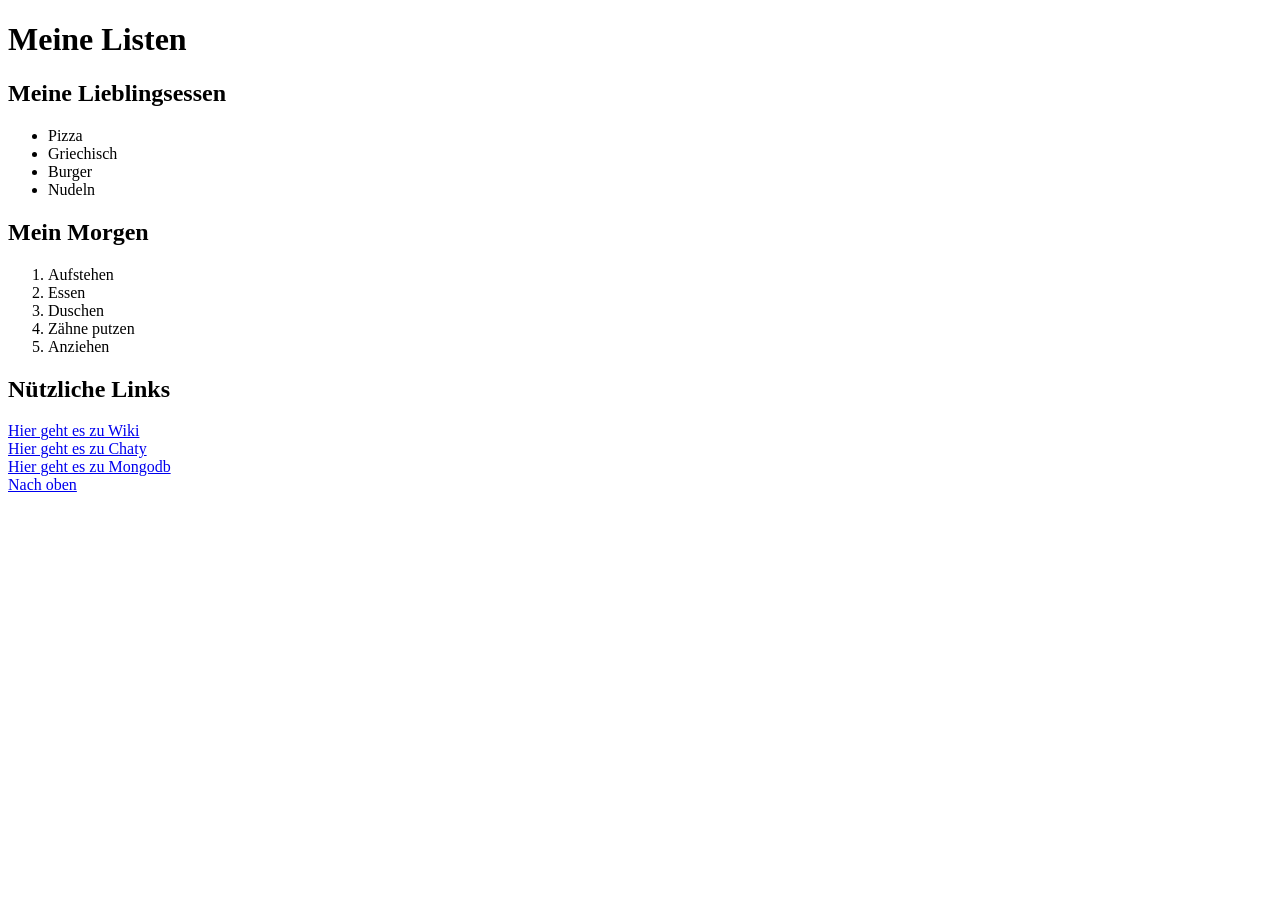
<file: 02-listen-und-links/index.html>
<!DOCTYPE html>
<html lang="de">
<head>
    <meta charset="UTF-8">
    <meta name="viewport" content="width=device-width, initial-scale=1.0">
    <title>Listen und Links</title>
</head>
<body>
     
    <!-- TODO: Gib dieser Überschrift die id "oben" -->
    <h1 id="oben">Meine Listen</h1>

    <h2>Meine Lieblingsessen</h2>
    <!-- TODO: Ungeordnete Liste (ul) mit mindestens 4 Einträgen (li) -->
     <ul>
        <li>Pizza</li>
        <li>Griechisch</li>
        <li>Burger</li>
        <li>Nudeln</li>
     </ul>
     
    

    <h2>Mein Morgen</h2>
    <!-- TODO: Geordnete Liste (ol) mit 5 Schritten -->
     <ol>
        <li>Aufstehen</li>
        <li>Essen</li>
        <li>Duschen</li>
        <li>Zähne putzen</li>
        <li>Anziehen</li>
     </ol>
     
     
        
     

    <h2>Nützliche Links</h2>
    <!-- TODO: Liste mit 3 Links (a). Die Links sollen sich in einem neuen Tab öffnen. -->
    <a href="https://wiki.selfhtml.org/" target="_blank">Hier geht es zu Wiki</a>
    <br>
    <a href="https://chatgpt.com/" target="_blank">Hier geht es zu Chaty</a>
    <br>
    <a href="https://developer.mozilla.org/de/" target="_blank">Hier geht es zu Mongodb</a>
<br>
    <!-- TODO: Link "Nach oben", der zur h1 springt --> <a href="#oben">Nach oben</a>

</body>
</html>
</file>
